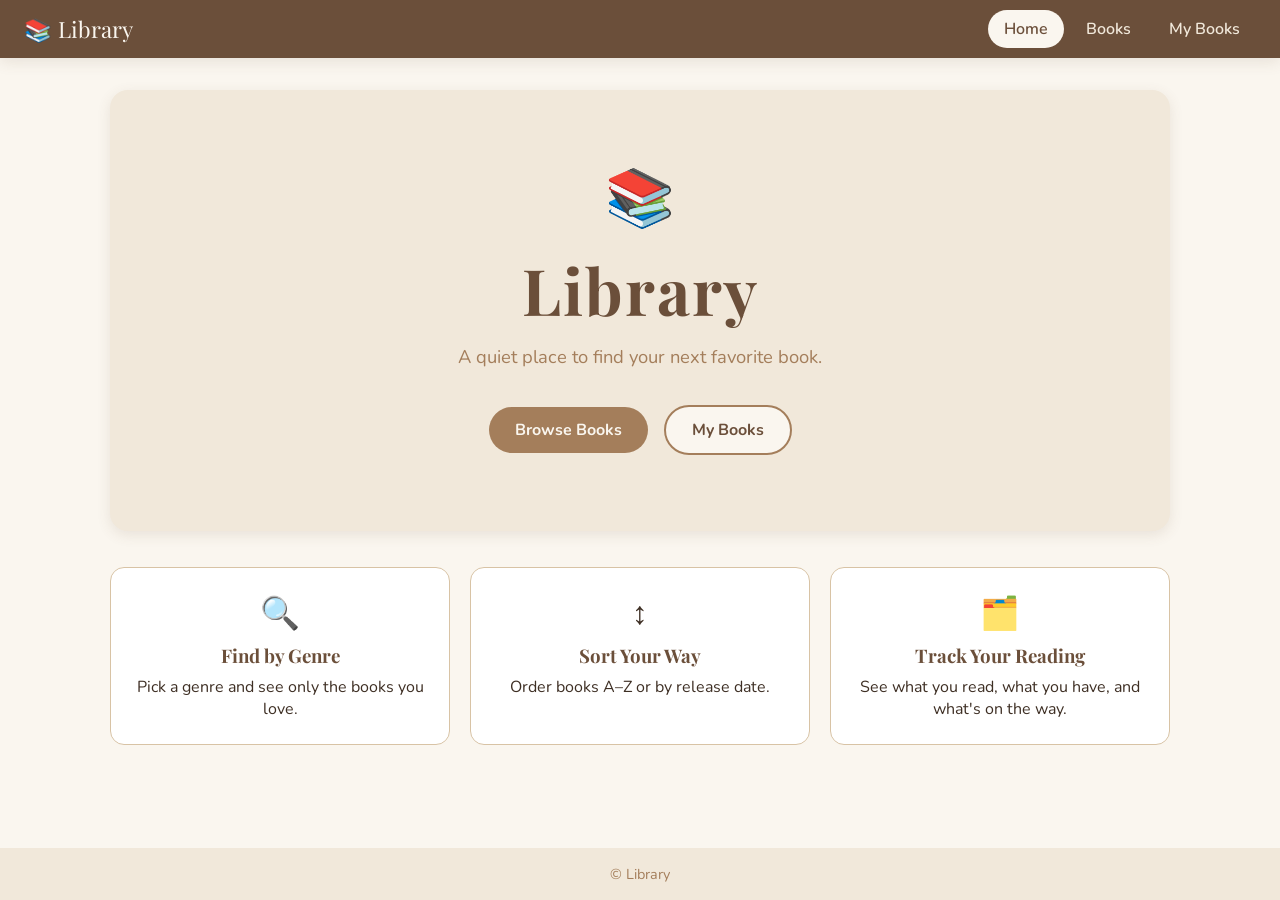
<file: index.html>
<!DOCTYPE html>
<html lang="en">
<head>
  <meta charset="UTF-8">
  <meta name="viewport" content="width=device-width, initial-scale=1.0">
  <title>Library – Home</title>
  <link rel="preconnect" href="https://fonts.googleapis.com">
  <link href="https://fonts.googleapis.com/css2?family=Nunito:wght@400;600;700&family=Playfair+Display:wght@600&display=swap" rel="stylesheet">
  <link rel="stylesheet" href="css/style.css">
</head>
<body>

  <header class="toolbar">
    <a href="index.html" class="logo">📚 Library</a>
    <nav>
      <a href="index.html" class="active">Home</a>
      <a href="books.html">Books</a>
      <a href="my-books.html">My Books</a>
    </nav>
  </header>

  <main>
    <section class="hero">
      <div class="icon">📚</div>
      <h1>Library</h1>
      <p>A quiet place to find your next favorite book.</p>
      <a href="books.html" class="btn">Browse Books</a>
      <a href="my-books.html" class="btn light">My Books</a>
    </section>

    <section class="features">
      <div class="feature">
        <div class="icon">🔍</div>
        <h3>Find by Genre</h3>
        <p>Pick a genre and see only the books you love.</p>
      </div>
      <div class="feature">
        <div class="icon">↕️</div>
        <h3>Sort Your Way</h3>
        <p>Order books A–Z or by release date.</p>
      </div>
      <div class="feature">
        <div class="icon">🗂️</div>
        <h3>Track Your Reading</h3>
        <p>See what you read, what you have, and what's on the way.</p>
      </div>
    </section>
  </main>

  <footer>© Library</footer>
</body>
</html>
</file>
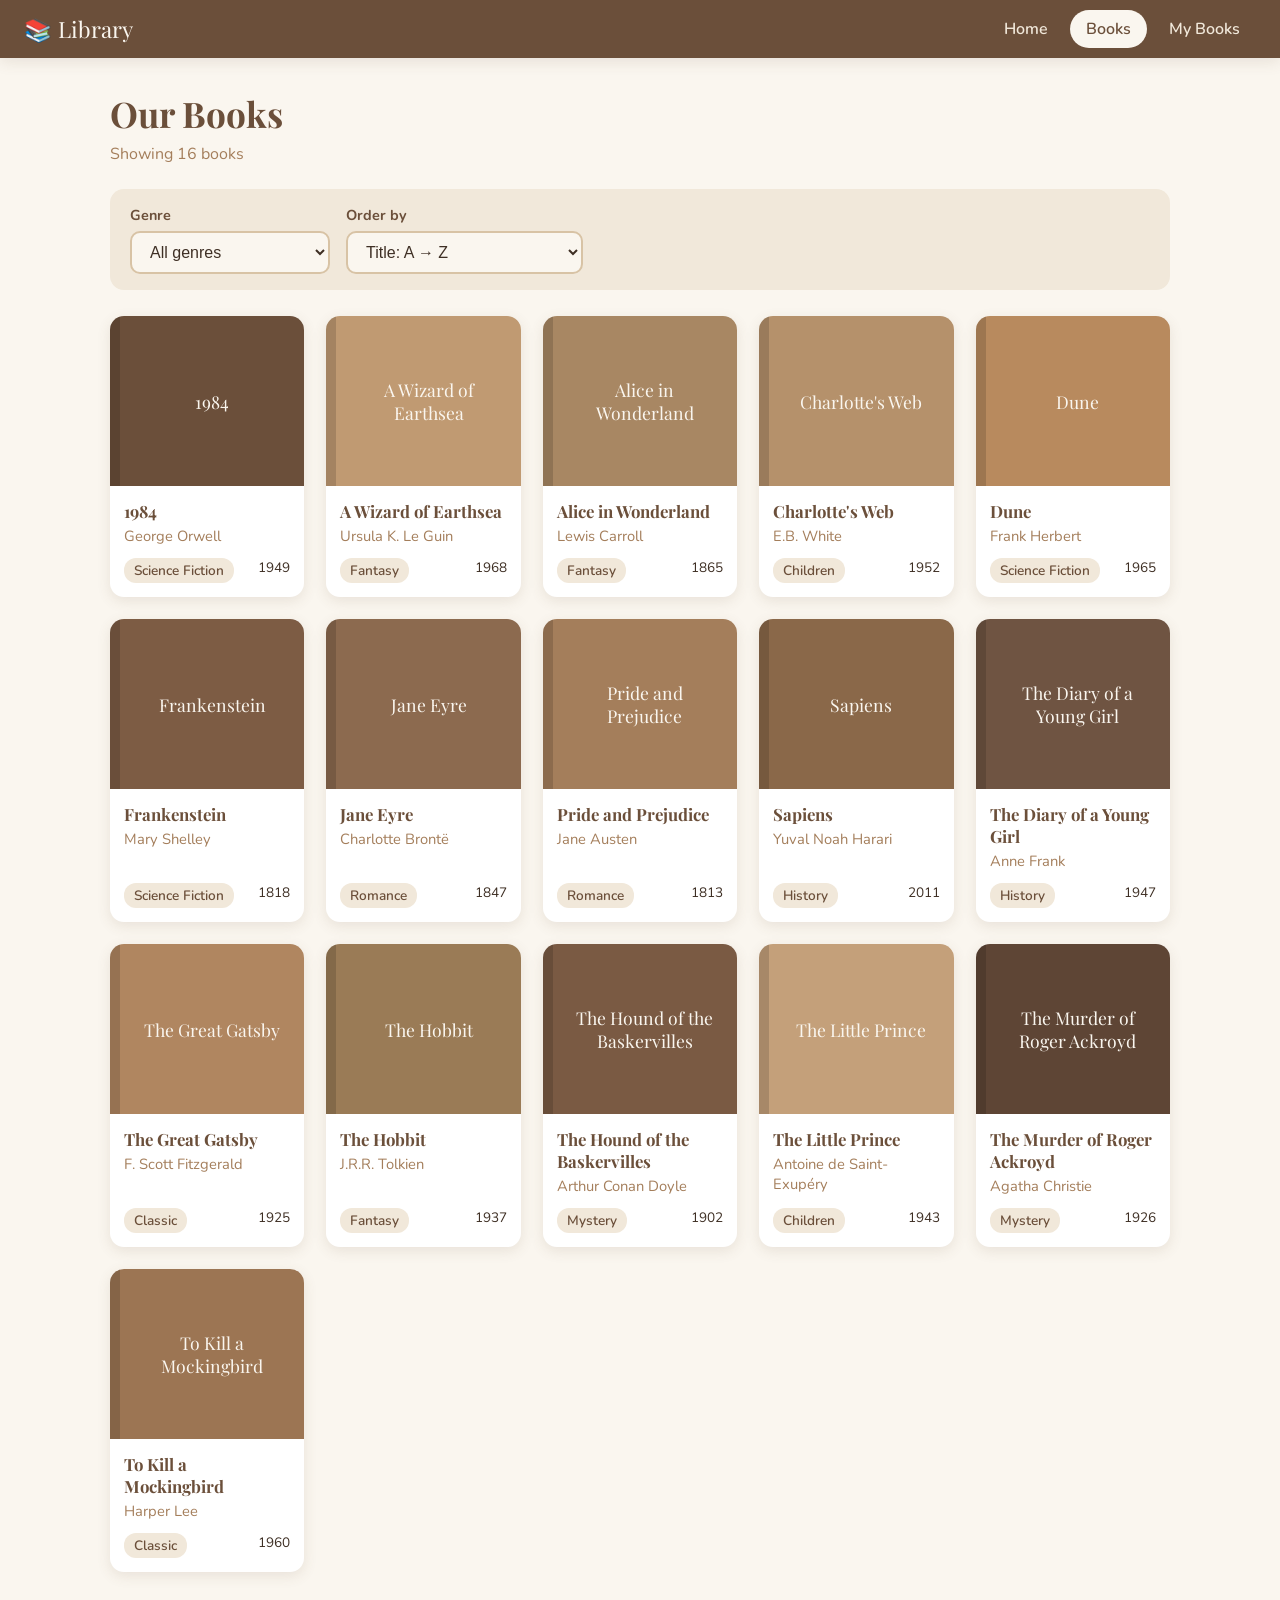
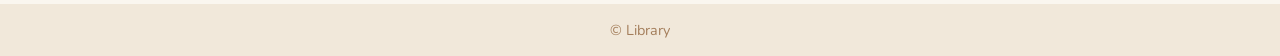
<file: books.html>
<!DOCTYPE html>
<html lang="en">
<head>
  <meta charset="UTF-8">
  <meta name="viewport" content="width=device-width, initial-scale=1.0">
  <title>Library – Books</title>
  <link rel="preconnect" href="https://fonts.googleapis.com">
  <link href="https://fonts.googleapis.com/css2?family=Nunito:wght@400;600;700&family=Playfair+Display:wght@600&display=swap" rel="stylesheet">
  <link rel="stylesheet" href="css/style.css">
</head>
<body>

  <header class="toolbar">
    <a href="index.html" class="logo">📚 Library</a>
    <nav>
      <a href="index.html">Home</a>
      <a href="books.html" class="active">Books</a>
      <a href="my-books.html">My Books</a>
    </nav>
  </header>

  <main>
    <h1 class="page-title">Our Books</h1>
    <p class="subtitle" id="count"></p>

    <div class="controls">
      <div class="control">
        <label for="genre">Genre</label>
        <select id="genre">
          <option value="all">All genres</option>
        </select>
      </div>
      <div class="control">
        <label for="sort">Order by</label>
        <select id="sort">
          <option value="az">Title: A → Z</option>
          <option value="za">Title: Z → A</option>
          <option value="newest">Release date: newest first</option>
          <option value="oldest">Release date: oldest first</option>
          <option value="author">Author: A → Z</option>
        </select>
      </div>
    </div>

    <div class="book-grid" id="book-grid"></div>
  </main>

  <footer>© Library</footer>

  <script src="js/data.js"></script>
  <script src="js/books.js"></script>
</body>
</html>
</file>
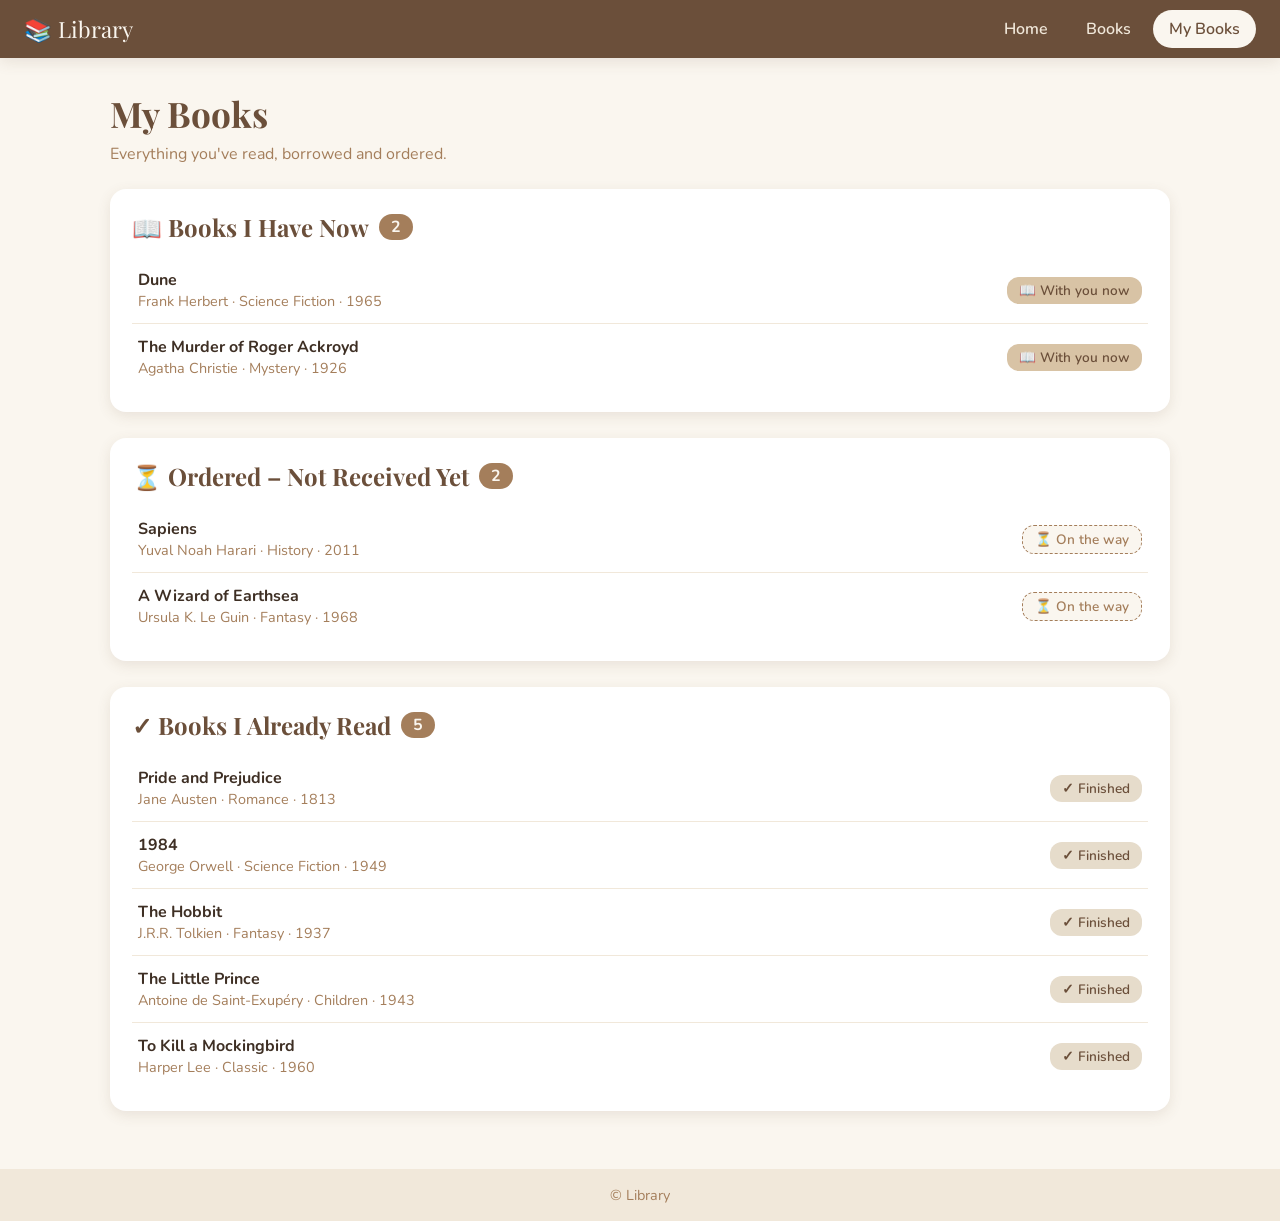
<file: my-books.html>
<!DOCTYPE html>
<html lang="en">
<head>
  <meta charset="UTF-8">
  <meta name="viewport" content="width=device-width, initial-scale=1.0">
  <title>Library – My Books</title>
  <link rel="preconnect" href="https://fonts.googleapis.com">
  <link href="https://fonts.googleapis.com/css2?family=Nunito:wght@400;600;700&family=Playfair+Display:wght@600&display=swap" rel="stylesheet">
  <link rel="stylesheet" href="css/style.css">
</head>
<body>

  <header class="toolbar">
    <a href="index.html" class="logo">📚 Library</a>
    <nav>
      <a href="index.html">Home</a>
      <a href="books.html">Books</a>
      <a href="my-books.html" class="active">My Books</a>
    </nav>
  </header>

  <main>
    <h1 class="page-title">My Books</h1>
    <p class="subtitle">Everything you've read, borrowed and ordered.</p>

    <section class="shelf">
      <div class="shelf-header">
        <h2>📖 Books I Have Now</h2>
        <span class="count" id="now-count"></span>
      </div>
      <ul class="shelf-list" id="now-list"></ul>
    </section>

    <section class="shelf">
      <div class="shelf-header">
        <h2>⏳ Ordered – Not Received Yet</h2>
        <span class="count" id="ordered-count"></span>
      </div>
      <ul class="shelf-list" id="ordered-list"></ul>
    </section>

    <section class="shelf">
      <div class="shelf-header">
        <h2>✓ Books I Already Read</h2>
        <span class="count" id="read-count"></span>
      </div>
      <ul class="shelf-list" id="read-list"></ul>
    </section>
  </main>

  <footer>© Library</footer>

  <script src="js/data.js"></script>
  <script src="js/my-books.js"></script>
</body>
</html>
</file>
<file: css/style.css>
/* ===== Colors (soft brown + off-white) ===== */
:root {
  --offwhite: #faf6ef;
  --cream: #f1e8da;
  --brown-light: #d8c3a5;
  --brown: #a47e5b;
  --brown-dark: #6b4f3a;
  --text: #3e2f24;
  --shadow: 0 4px 14px rgba(107, 79, 58, 0.12);
}

* { box-sizing: border-box; margin: 0; padding: 0; }

body {
  font-family: "Nunito", "Segoe UI", sans-serif;
  background: var(--offwhite);
  color: var(--text);
  min-height: 100vh;
  display: flex;
  flex-direction: column;
}

h1, h2, h3 { font-family: "Playfair Display", Georgia, serif; color: var(--brown-dark); }

/* ===== Toolbar ===== */
.toolbar {
  background: var(--brown-dark);
  padding: 0 24px;
  display: flex;
  align-items: center;
  justify-content: space-between;
  flex-wrap: wrap;
  gap: 8px;
  position: sticky;
  top: 0;
  z-index: 10;
  box-shadow: var(--shadow);
}
.toolbar .logo {
  font-family: "Playfair Display", Georgia, serif;
  color: var(--offwhite);
  font-size: 1.4rem;
  text-decoration: none;
  padding: 14px 0;
}
.toolbar nav { display: flex; gap: 6px; flex-wrap: wrap; }
.toolbar nav a {
  color: var(--cream);
  text-decoration: none;
  padding: 8px 16px;
  border-radius: 20px;
  font-weight: 600;
  transition: background 0.2s;
}
.toolbar nav a:hover { background: rgba(255, 255, 255, 0.12); }
.toolbar nav a.active { background: var(--offwhite); color: var(--brown-dark); }

main { flex: 1; width: 100%; max-width: 1100px; margin: 0 auto; padding: 32px 20px; }

footer {
  text-align: center;
  padding: 16px;
  background: var(--cream);
  color: var(--brown);
  font-size: 0.9rem;
}

/* ===== Home page ===== */
.hero {
  text-align: center;
  padding: 70px 20px;
  background: var(--cream);
  border-radius: 18px;
  box-shadow: var(--shadow);
}
.hero h1 { font-size: 4rem; letter-spacing: 2px; margin-bottom: 12px; }
.hero p { font-size: 1.15rem; color: var(--brown); margin-bottom: 30px; }
.hero .icon { font-size: 3.5rem; margin-bottom: 10px; }

.btn {
  display: inline-block;
  background: var(--brown);
  color: var(--offwhite);
  padding: 12px 26px;
  border-radius: 25px;
  text-decoration: none;
  font-weight: 700;
  border: none;
  cursor: pointer;
  margin: 6px;
  transition: background 0.2s;
}
.btn:hover { background: var(--brown-dark); }
.btn.light { background: var(--offwhite); color: var(--brown-dark); border: 2px solid var(--brown); }
.btn.light:hover { background: var(--brown-light); }

.features {
  display: grid;
  grid-template-columns: repeat(auto-fit, minmax(220px, 1fr));
  gap: 20px;
  margin-top: 36px;
}
.feature {
  background: #fff;
  border: 1px solid var(--brown-light);
  border-radius: 14px;
  padding: 24px;
  text-align: center;
}
.feature .icon { font-size: 2rem; }
.feature h3 { margin: 8px 0; }

/* ===== Books page ===== */
.page-title { margin-bottom: 6px; font-size: 2.2rem; }
.subtitle { color: var(--brown); margin-bottom: 24px; }

.controls {
  display: flex;
  gap: 16px;
  flex-wrap: wrap;
  background: var(--cream);
  padding: 16px 20px;
  border-radius: 14px;
  margin-bottom: 26px;
}
.control { display: flex; flex-direction: column; gap: 6px; }
.control label { font-weight: 700; color: var(--brown-dark); font-size: 0.9rem; }
.control select {
  padding: 10px 14px;
  border-radius: 10px;
  border: 2px solid var(--brown-light);
  background: var(--offwhite);
  color: var(--text);
  font-size: 1rem;
  min-width: 200px;
  cursor: pointer;
}
.control select:focus { outline: none; border-color: var(--brown); }

.book-grid {
  display: grid;
  grid-template-columns: repeat(auto-fill, minmax(190px, 1fr));
  gap: 22px;
}
.book-card {
  background: #fff;
  border-radius: 14px;
  overflow: hidden;
  box-shadow: var(--shadow);
  transition: transform 0.2s;
  display: flex;
  flex-direction: column;
}
.book-card:hover { transform: translateY(-4px); }
.cover {
  height: 170px;
  display: flex;
  align-items: center;
  justify-content: center;
  padding: 16px;
  text-align: center;
  color: var(--offwhite);
  font-family: "Playfair Display", Georgia, serif;
  font-size: 1.1rem;
  border-left: 10px solid rgba(0, 0, 0, 0.15);
}
.book-info { padding: 14px; flex: 1; display: flex; flex-direction: column; gap: 4px; }
.book-info h3 { font-size: 1.05rem; }
.book-info .author { color: var(--brown); font-size: 0.92rem; }
.book-info .meta { display: flex; justify-content: space-between; margin-top: auto; padding-top: 8px; font-size: 0.85rem; }
.tag {
  background: var(--cream);
  color: var(--brown-dark);
  padding: 3px 10px;
  border-radius: 12px;
  font-weight: 600;
}
.empty { color: var(--brown); text-align: center; padding: 30px; }

/* ===== My Books page ===== */
.shelf {
  background: #fff;
  border-radius: 16px;
  box-shadow: var(--shadow);
  padding: 22px;
  margin-bottom: 26px;
}
.shelf-header { display: flex; align-items: center; gap: 10px; margin-bottom: 14px; }
.shelf-header .count {
  background: var(--brown);
  color: var(--offwhite);
  border-radius: 14px;
  padding: 2px 12px;
  font-weight: 700;
}
.shelf-list { list-style: none; }
.shelf-list li {
  display: flex;
  justify-content: space-between;
  align-items: center;
  flex-wrap: wrap;
  gap: 8px;
  padding: 12px 6px;
  border-bottom: 1px solid var(--cream);
}
.shelf-list li:last-child { border-bottom: none; }
.shelf-list .title { font-weight: 700; }
.shelf-list .by { color: var(--brown); font-size: 0.9rem; }
.status { font-size: 0.85rem; padding: 4px 12px; border-radius: 12px; font-weight: 600; }
.status.read { background: #e6dccb; color: var(--brown-dark); }
.status.now { background: var(--brown-light); color: var(--brown-dark); }
.status.ordered { background: var(--offwhite); color: var(--brown); border: 1px dashed var(--brown); }

@media (max-width: 600px) {
  .hero h1 { font-size: 2.8rem; }
  .toolbar { justify-content: center; }
  .control, .control select { width: 100%; }
}
</file>
